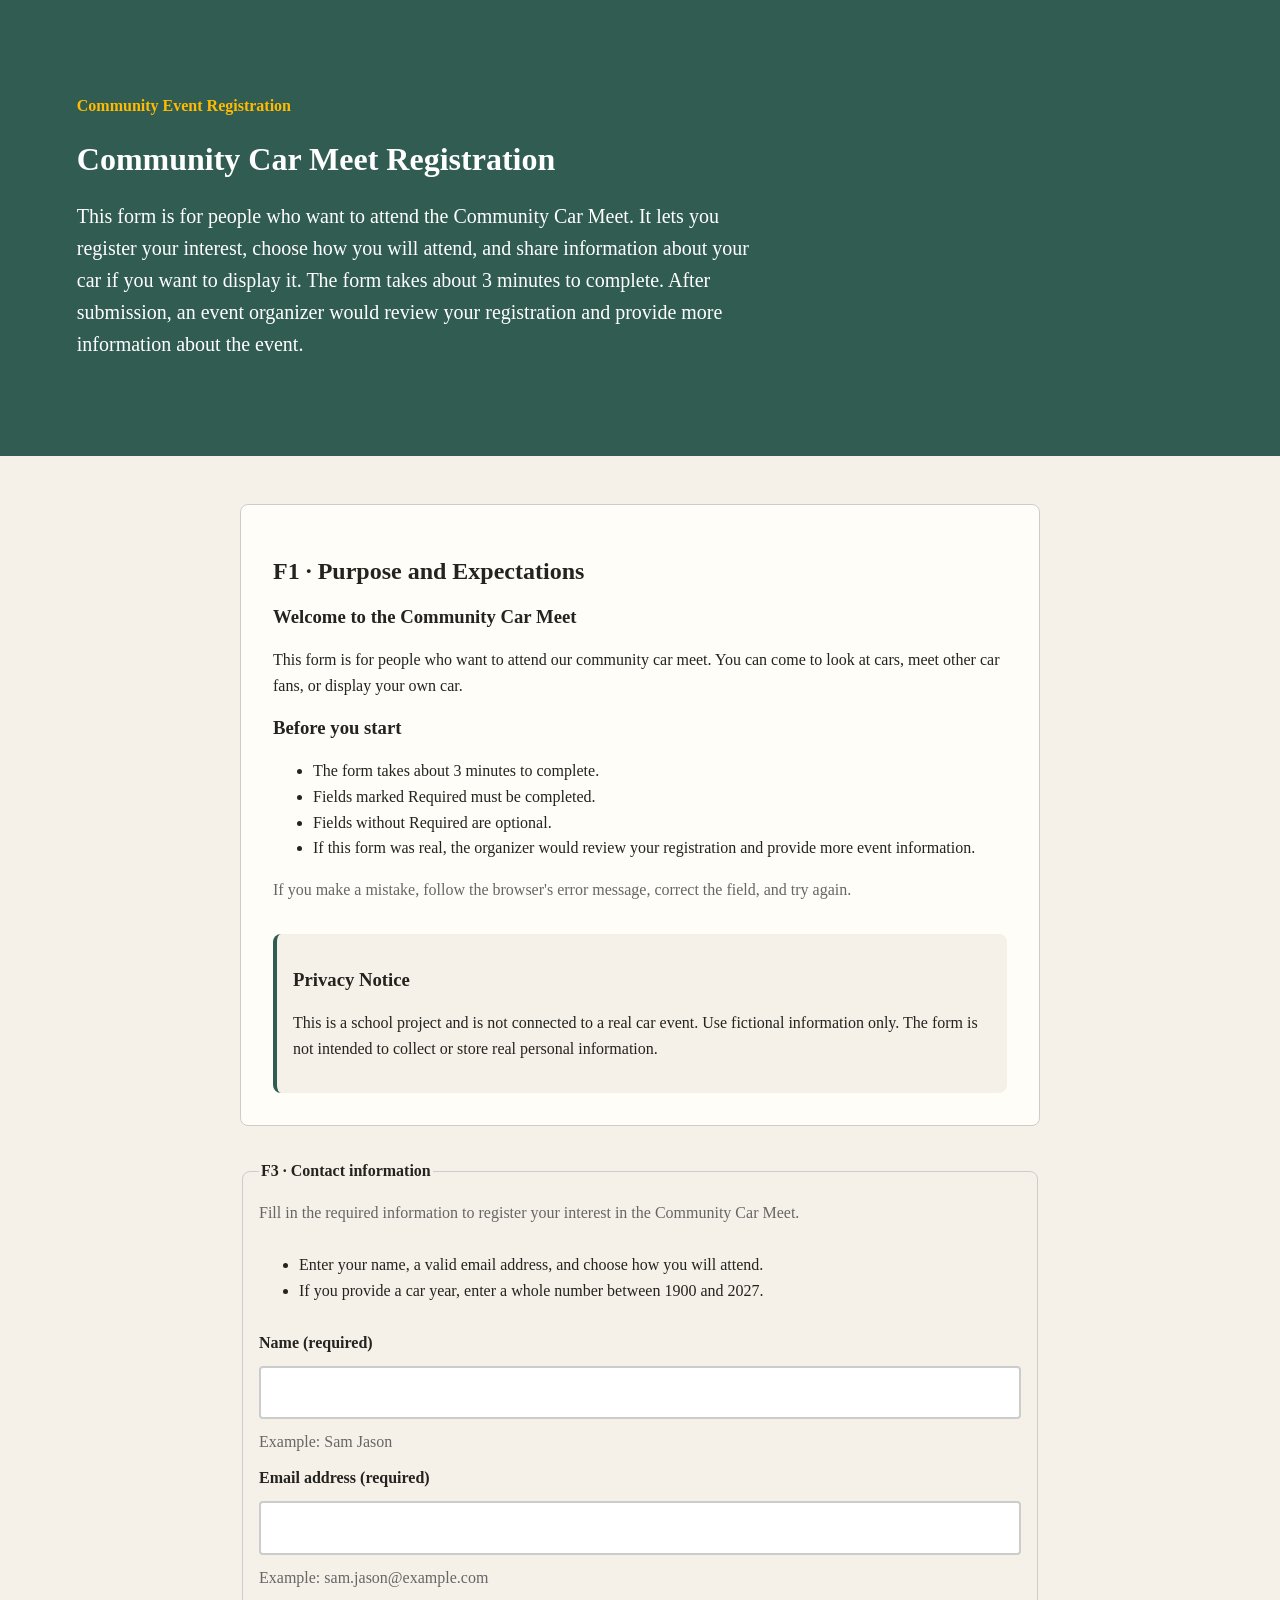
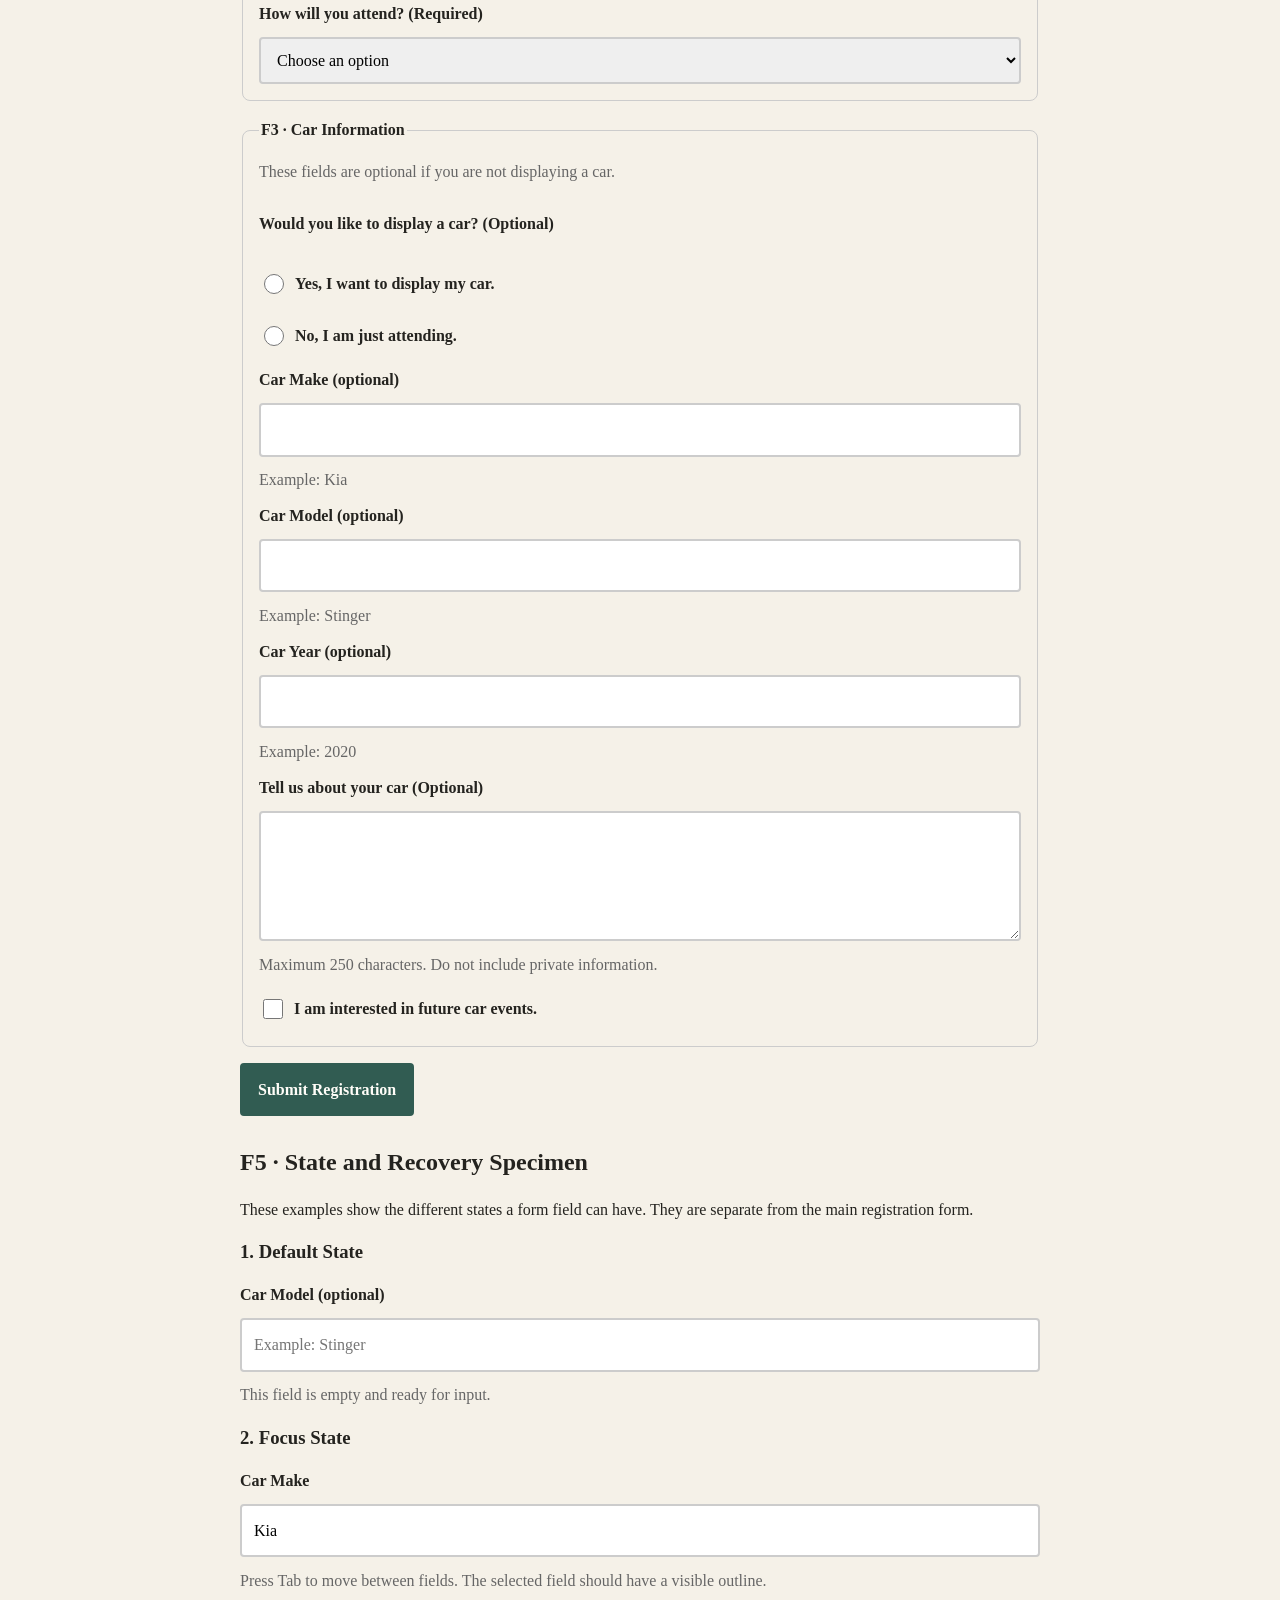
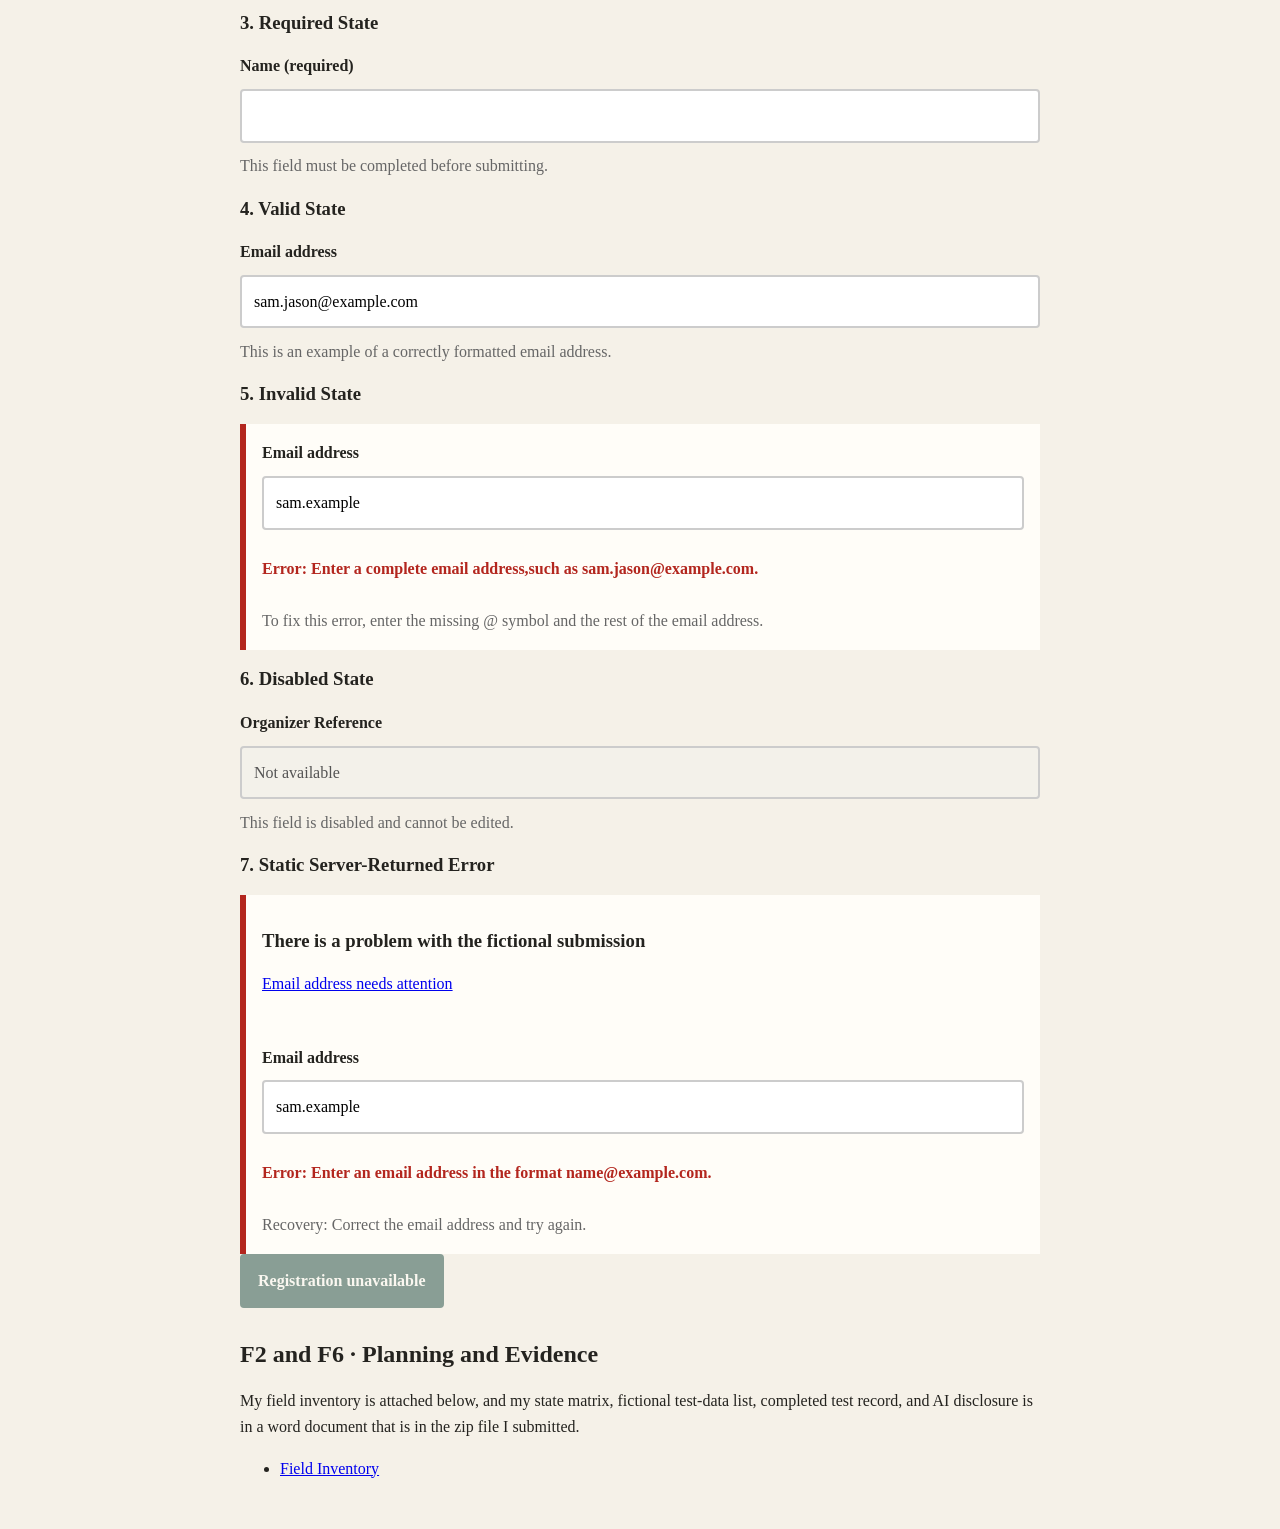
<file: index.html>
<!doctype html>
<html lang="en">
    <head>
        <meta charset="utf-8">
        <meta name="viewport" content="width=device-width,initial-scale=1">
        <title>Inclusive Form Flow</title>
        <link rel="stylesheet" href="styles.css">
    </head>
    <body>
        <header class="page-header">
            <p class="eyebrow">Community Event Registration</p>
            <h1>Community Car Meet Registration</h1>
            <p class="lede">
                This form is for people who want to attend the Community Car Meet. It lets you register your interest, choose how you will
                attend, and share information about your car if you want to display it. The form takes about 3 minutes to complete. 
                After submission, an event organizer would review your registration and provide more information about the event.
            </p>
        </header>
        <main>
            <section class="card" id="expectations">
                <h2>F1 · Purpose and Expectations</h2>
                <h3>Welcome to the Community Car Meet</h3>
                
                <p>
                    This form is for people who want to attend our
                    community car meet. You can come to look at cars,
                    meet other car fans, or display your own car.
                </p>

                <h3>Before you start</h3>
                <ul>
                    <li>The form takes about 3 minutes to complete.</li>
                    <li>Fields marked Required must be completed.</li>
                    <li>Fields without Required are optional.</li>
                    <li>If this form was real, the organizer would review your registration and provide more event information.</li>
                </ul>

                <p class="help">If you make a mistake, follow the browser's error message, correct the field, and try again.</p>

                <div class="notice">
                    <h3>Privacy Notice</h3>
                    <p>
                        This is a school project and is not connected to
                        a real car event. Use fictional information only.
                        The form is not intended to collect or store real
                        personal information.
                    </p>
                </div>
            </section>
            <form action="" method="get">
                <fieldset>
                    <legend>F3 · Contact information</legend>
                    <p class="help">Fill in the required information to register your interest in the Community Car Meet.</p>
                    <ul>
                        <li>Enter your name, a valid email address, and choose how you will attend.</li>
                        <li>If you provide a car year, enter a whole number between 1900 and 2027.</li>
                    </ul>
                    <div class="field">
                        <label for="name">Name (required)</label>
                        <input id="name" name="name" type="text" autocomplete="name" required>
                        <p class="help">Example: Sam Jason</p>
                    </div>
                    <div class="field">
                        <label for="email">Email address (required)</label>
                        <input id="email" name="email" type="email" autocomplete="email" required>
                        <p class="help">Example: sam.jason@example.com</p>
                    </div>

                    <div class="field">
                        <label for="attendance">How will you attend? (Required)</label>
                        <select id="attendance" name="attendance" required>
                            <option value="">Choose an option</option>
                            <option value="visitor">As a visitor</option>
                            <option value="display">Displaying my car</option>
                            <option value="both">Both</option>
                        </select>
                    </div>
                </fieldset>
                <fieldset>
                    <legend>F3 · Car Information</legend>
                    <p class="help">These fields are optional if you are not displaying a car.</p>
                    <p><strong>Would you like to display a car? (Optional)</strong></p>
                    <label class="choice">
                        <input type="radio" name="display_car" value="yes"> Yes, I want to display my car.</label>
                        <label class="choice"><input type="radio" name="display_car" value="no"> No, I am just attending.</label>
                    <div class="field">
                        <label for="car_make">Car Make (optional)</label>
                        <input id="car_make" name="car_make" type="text">
                        <p class="help">Example: Kia</p>

                    </div>
                    <div class="field">
                        <label for="car_model">Car Model (optional)</label>
                        <input id="car_model" name="car_model" type="text">
                        <p class="help">Example: Stinger</p>
                    </div>
                    <div class="field">
                        <label for="car_year">Car Year (optional)</label>
                        <input id="car_year" name="car_year" type="number" min="1900" max="2027" step="1">
                        <p class="help">Example: 2020</p>
                    </div>

                    <div class="field">
                        <label for="car_notes">Tell us about your car (Optional)</label>
                        <textarea id="car_notes" name="car_notes" rows="4" maxlength="250" aria-describedby="car-notes-help"></textarea>
                        <p class="help" id="car-notes-help">
                        Maximum 250 characters. Do not include private information.
                        </p>
                    </div>
                    <label class="choice">
                        <input type="checkbox" name="future_events" value="yes">
                        I am interested in future car events.
                    </label>
                </fieldset>

                <button type="submit">Submit Registration</button>

            </form>
                
                <section id="states">
                    <h2>F5 · State and Recovery Specimen</h2>
                    <p>These examples show the different states a form field can have. They are separate from the main registration form.</p>
                    
                    <h3>1. Default State</h3>
                    <div class="field">
                        <label for="default-example">Car Model (optional)</label>
                        <input id="default-example" type="text" placeholder="Example: Stinger">
                        <p class="help">This field is empty and ready for input.</p>
                    </div>

                    <h3>2. Focus State</h3>
                    <div class="field">
                        <label for="focus-example">Car Make</label>
                        <input id="focus-example" type="text"
                               value="Kia">
                        <p class="help"> Press Tab to move between fields. The selected field should have a visible outline.</p>
                    </div>

                    <h3>3. Required State</h3>
                    <div class="field">
                        <label for="required-example">Name (required)</label>
                        <input id="required-example" type="text" required>
                        <p class="help">This field must be completed before submitting.</p>
                    </div>

                    <h3>4. Valid State</h3>
                    <div class="field">
                        <label for="valid-example">Email address</label>
                        <input id="valid-example" type="email" value="sam.jason@example.com">
                        <p class="help"> This is an example of a correctly formatted email address.</p>
                    </div>

                    <h3>5. Invalid State</h3>
                    <div class="field field-error">
                        <label for="invalid-example">Email address</label>
                        <input id="invalid-example" type="email" value="sam.example" aria-invalid="true" aria-describedby="invalid-message invalid-recovery">
                        <p class="error-text" id="invalid-message"> Error: Enter a complete email address,such as sam.jason@example.com.</p>
                        <p class="help" id="invalid-recovery">To fix this error, enter the missing @ symbol and the rest of the email address.</p>
                    </div>

                    <h3>6. Disabled State</h3>
                    <div class="field">
                        <label for="disabled-example">Organizer Reference</label>
                        <input id="disabled-example" type="text" value="Not available" disabled> 
                        <p class="help">This field is disabled and cannot be edited.</p>
                    </div>

                    <h3>7. Static Server-Returned Error</h3>
                    <div class="error-summary">
                        <h3>There is a problem with the fictional submission</h3>
                        <p><a href="#server-email">Email address needs attention</a></p>
                    </div>

                    <div class="field field-error">
                        <label for="server-email">Email address</label>
                        <input id="server-email" type="email" value="sam.example" aria-invalid="true" aria-describedby="server-error-message server-error-help">
                        <p class="error-text" id="server-error-message"> Error: Enter an email address in the format name@example.com.</p>
                        <p class="help" id="server-error-help"> Recovery: Correct the email address and try again.</p>
                    </div>
                    <button type="button" disabled>Registration unavailable</button>

                </section>
                <section id="documentation">
                    <h2>F2 and F6 · Planning and Evidence</h2>
                    <p>My field inventory is attached below, and my state matrix, fictional test-data list, completed test record, and AI disclosure
                       is in a word document that is in the zip file I submitted.
                    </p>
                    <ul>
                        <li><a href="field-inventory-template.html">Field Inventory</a></li>
                    </ul>
                </section>
            </main>
        </body>
        </html>
</file>
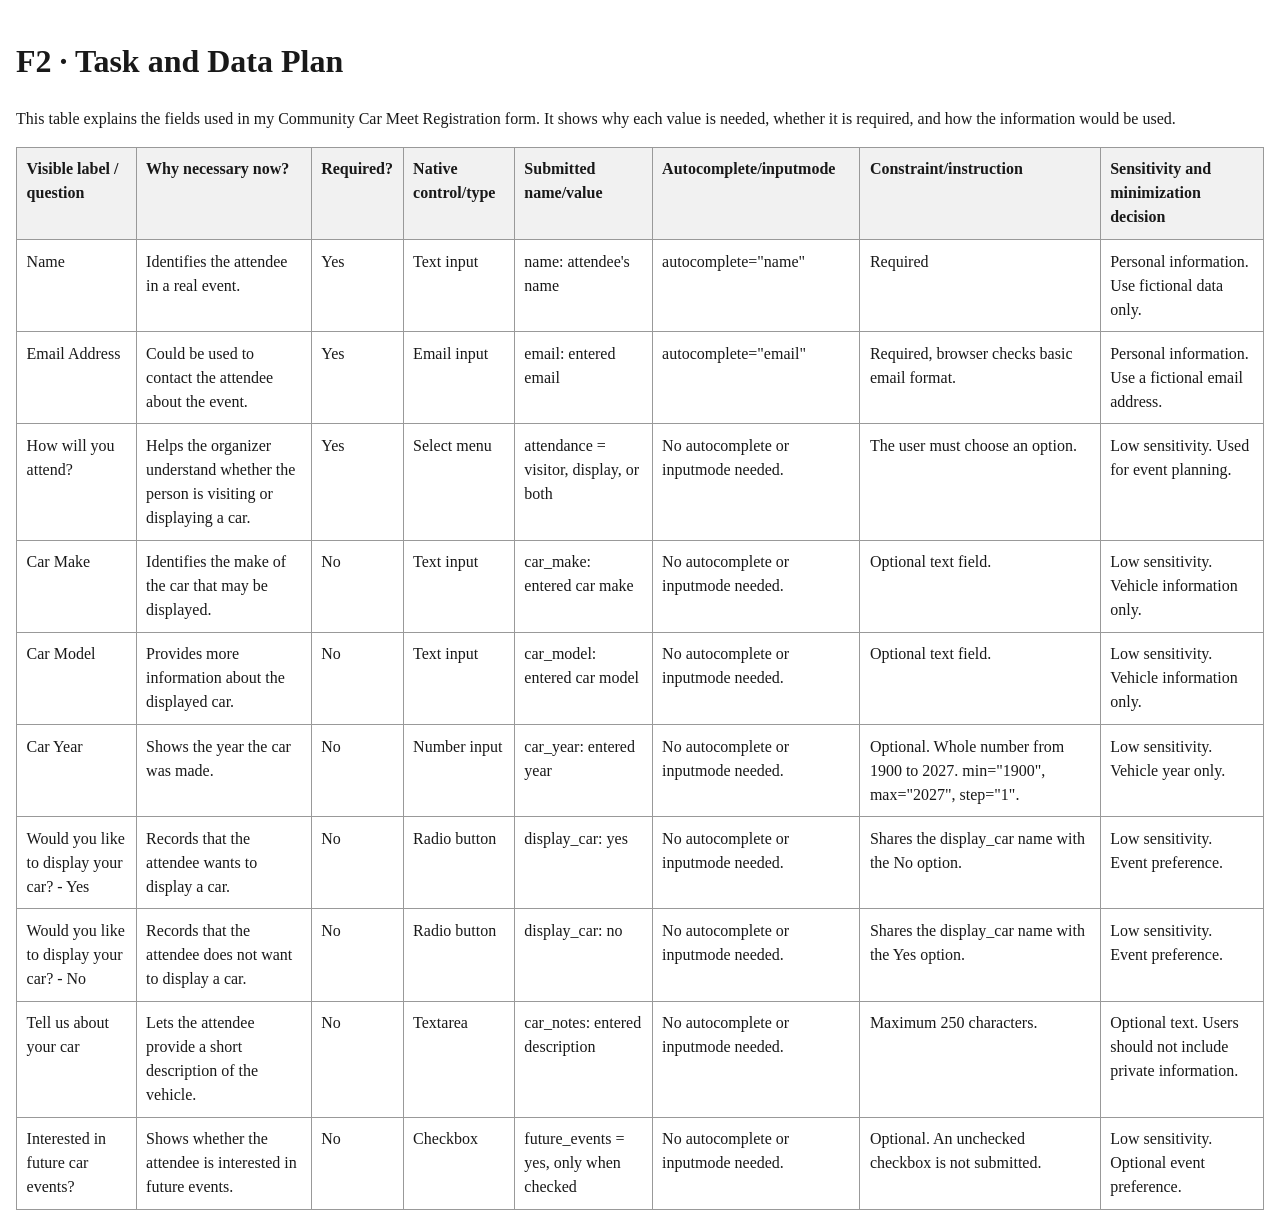
<file: field-inventory-template.html>
<!doctype html>
<html lang="en">
    <head>
        <meta charset="utf-8">
        <meta name="viewport" content="width=device-width,initial-scale=1">
        <title>Field Inventory</title>
        <style>
        body{
            font-family:Georgia, 'Times New Roman', serif;
            line-height:1.5;
            max-width:80rem;
            margin:auto;
            padding:1rem;
            color:#191919;
        }
        table{
            width:100%;
            border-collapse:collapse;
        }
        th,td{
            padding:.6rem;
            border:1px solid #999;
            text-align:left;
            vertical-align:top;
        }
        th{
            background:#f1f1f1;
        }
        </style>
        </head>
        <body>
            <h1>F2 · Task and Data Plan</h1>
            <p>
                This table explains the fields used in my Community Car Meet Registration form. It shows why each value is needed, 
                whether it is required, and how the information would be used.
            </p>
            <table>
                <thead>
                    <tr>
                        <th>Visible label / question</th>
                        <th>Why necessary now?</th>
                        <th>Required?</th>
                        <th>Native control/type</th>
                        <th>Submitted name/value</th>
                        <th>Autocomplete/inputmode</th>
                        <th>Constraint/instruction</th>
                        <th>Sensitivity and minimization decision</th>
                    </tr>
                </thead>
                <tbody>
                    <tr>
                        <td>Name</td>
                        <td>Identifies the attendee in a real event.</td>
                        <td>Yes</td>
                        <td>Text input</td>
                        <td>name: attendee's name</td>
                        <td>autocomplete="name"</td>
                        <td>Required</td>
                        <td>Personal information. Use fictional data only.</td>
                    </tr>
                    <tr>
                        <td>Email Address</td>
                        <td>Could be used to contact the attendee about the event.</td>
                        <td>Yes</td>
                        <td>Email input</td>
                        <td>email: entered email</td>
                        <td>autocomplete="email"</td>
                        <td>Required, browser checks basic email format.</td>
                        <td>Personal information. Use a fictional email address.</td>
                    </tr>

                    <tr>
                        <td>How will you attend?</td>
                        <td>Helps the organizer understand whether the person is visiting or displaying a car.</td>
                        <td>Yes</td>
                        <td>Select menu</td>
                        <td>attendance = visitor, display, or both</td>
                        <td>No autocomplete or inputmode needed.</td>
                        <td>The user must choose an option.</td>
                        <td>Low sensitivity. Used for event planning.</td>
                    </tr>

                    <tr>
                        <td>Car Make</td>
                        <td>Identifies the make of the car that may be displayed.</td>
                        <td>No</td>
                        <td>Text input</td>
                        <td>car_make: entered car make</td>
                        <td>No autocomplete or inputmode needed.</td>
                        <td>Optional text field.</td>
                        <td>Low sensitivity. Vehicle information only.</td>
                    </tr>

                    <tr>
                        <td>Car Model</td>
                        <td>Provides more information about the displayed car.</td>
                        <td>No</td>
                        <td>Text input</td>
                        <td>car_model: entered car model</td>
                        <td>No autocomplete or inputmode needed.</td>
                        <td>Optional text field.</td>
                        <td>Low sensitivity. Vehicle information only.</td>
                    </tr>

                    <tr>
                        <td>Car Year</td>
                        <td>Shows the year the car was made.</td>
                        <td>No</td>
                        <td>Number input</td>
                        <td>car_year: entered year</td>
                        <td>No autocomplete or inputmode needed.</td>
                        <td>Optional. Whole number from 1900 to 2027. min="1900", max="2027", step="1".</td>
                        <td>Low sensitivity. Vehicle year only.</td>
                    </tr>

                    <tr>
                        <td>Would you like to display your car? - Yes</td>
                        <td>Records that the attendee wants to display a car.</td>
                        <td>No</td>
                        <td>Radio button</td>
                        <td>display_car: yes</td>
                        <td>No autocomplete or inputmode needed.</td>
                        <td>Shares the display_car name with the No option.</td>
                        <td>Low sensitivity. Event preference.</td>
                    </tr>

                    <tr>
                        <td>Would you like to display your car? - No</td>
                        <td>Records that the attendee does not want to display a car.</td>
                        <td>No</td>
                        <td>Radio button</td>
                        <td>display_car: no</td>
                        <td>No autocomplete or inputmode needed.</td>
                        <td>Shares the display_car name with the Yes option.</td>
                        <td>Low sensitivity. Event preference.</td>
                    </tr>

                    <tr>
                        <td>Tell us about your car</td>
                        <td>Lets the attendee provide a short description of the vehicle.</td>
                        <td>No</td>
                        <td>Textarea</td>
                        <td>car_notes: entered description</td>
                        <td>No autocomplete or inputmode needed.</td>
                        <td>Maximum 250 characters.</td>
                        <td>Optional text. Users should not include private information.</td>
                    </tr>

                    <tr>
                        <td>Interested in future car events?</td>
                        <td>Shows whether the attendee is interested in future events.</td>
                        <td>No</td>
                        <td>Checkbox</td>
                        <td>future_events = yes, only when checked</td>
                        <td>No autocomplete or inputmode needed.</td>
                        <td>Optional. An unchecked checkbox is not submitted.</td>
                        <td>Low sensitivity. Optional event preference.</td>
                    </tr>
                </tbody>
            </table>
        </body>
        </html>
</file>
<file: styles.css>
:root{
    --font-body: Georgia, "Times New Roman", serif;
    --font-display: Georgia, "Times New Roman", serif;
  
    --font-size-base: 1rem; 
    --leading-body: 1.6; 
    --measure: 68ch;

    --color-background: #f5f1e8;
    --color-main: #fffdf8;
    --color-text: #24231f;
    --color-secondary: #666;
    --color-text-secondary: #fff;
    --color-border: #ccc;
    --color-pop-out: #315c52;
    --color-eyebrow: #ffbb00;
    --color-error:#b3261e;
    --color-focus: #c77b16;

    --small-spacing: 8px;
    --medium-spacing: 16px;
    --large-spacing: 32px;

    --radius: 8px;
}
*,*::before,*::after{
    box-sizing:border-box;
}
body{
    margin:0;
    color:var(--color-text);
    background:var(--color-background);
    font-family:var(--font-body);
    font-size:var(--font-size-base);
    line-height:var(--leading-body);
}
.page-header{
    padding:clamp(2rem,6vw,5rem);
    background:var(--color-pop-out);
    color:var(--color-text-secondary);
}
.eyebrow{
    color:var(--color-eyebrow);
    font-weight:700;
}
.lede{
    max-width:var(--measure);
    font-size:1.25rem;
}
main{
    max-width:52rem;
    margin:auto;
    padding:var(--medium-spacing);
}
section,form{
    margin-block:var(--large-spacing);
}
form,fieldset,.field{
    display:grid;
    gap:.65rem;
}
form{
    gap:var(--medium-spacing);
}
fieldset{
    padding:var(--medium-spacing);
    border:1px solid var(--color-border);
    border-radius:var(--radius);
}
legend,label{
    font-weight:700;
}
.help{
    margin:0;
    color:var(--color-secondary);
}
input,select,textarea,button{
    font:inherit;
}
input:not([type="radio"]):not([type="checkbox"]),select,textarea{
    width:100%;
    padding:.75rem;
    border:2px solid var(--color-border);
    border-radius:.25rem;
}
textarea{
    min-height:8rem;
    resize:vertical;
}
.choice{
    display:flex;
    gap:var(--small-spacing);
    align-items:flex-start;
    padding:var(--small-spacing) 0;
}
.choice input{
    inline-size:1.25rem;
    block-size:1.25rem;
}
button{
    justify-self:start;
    min-height:44px;
    padding:.75rem 1rem;
    background:var(--color-pop-out);
    color:var(--color-main);
    border:2px solid var(--color-pop-out);
    border-radius:.25rem;
    font-weight:700;
}
:focus-visible{
    outline:.2rem solid var(--color-focus);
    outline-offset:.2rem;
}
.error-summary,.field-error{
    padding:1rem;
    border-left:.4rem solid var(--color-error);
    background:var(--color-main);
}
.field-error input{
    border-color:var(--color-error);
}
button:disabled{
    opacity:.55;
    cursor:not-allowed;
}

.card {
    padding: var(--large-spacing);
    background: var(--color-main);
    border: 1px solid var(--color-border);
    border-radius: var(--radius);
}

.notice {
    margin-top: var(--large-spacing);
    padding: var(--medium-spacing);
    background: var(--color-background);
    border-left: 4px solid var(--color-pop-out);
    border-radius: var(--radius);
}

.error-text {
    color: var(--color-error);
    font-weight: 700;
}

h1,
h2,
h3 {
    font-family: var(--font-display);
    line-height: 1.2;
}

@media (max-width: 600px) {
    main {
        width: 92%;
    }

    fieldset {
        padding: 12px;
    }
}
</file>
